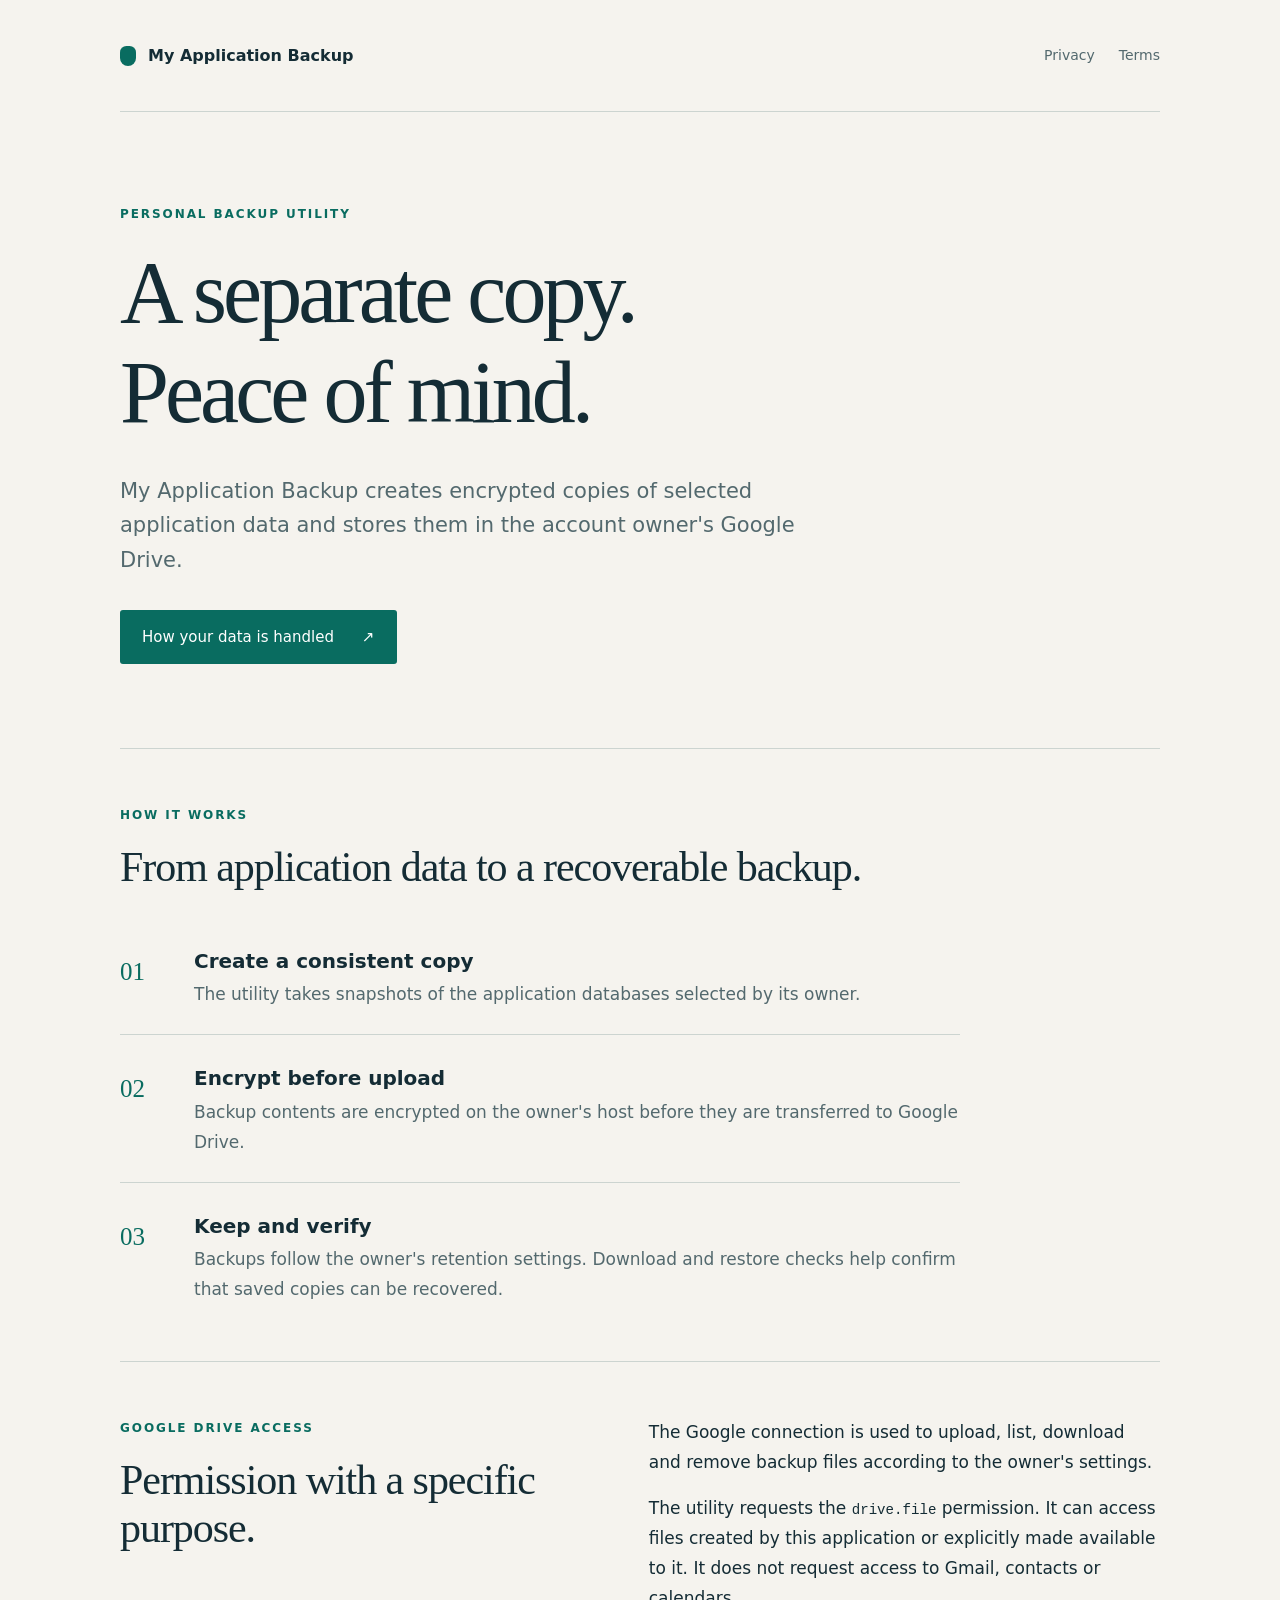
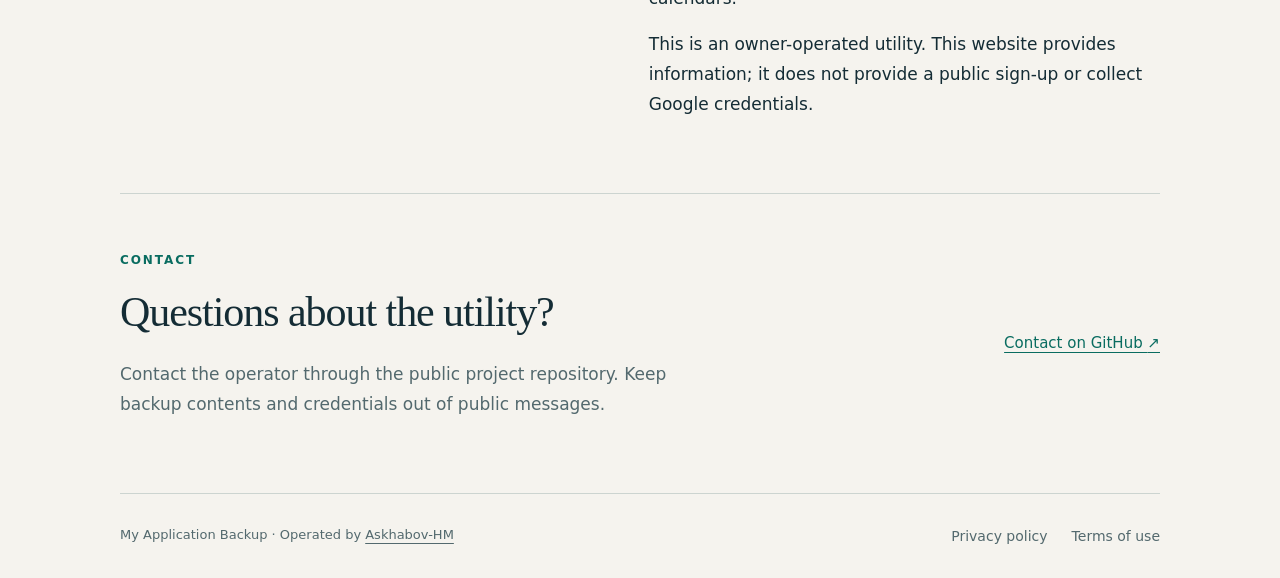
<file: index.html>
<!doctype html>
<html lang="en">
<head>
  <meta charset="utf-8">
  <meta name="viewport" content="width=device-width, initial-scale=1">
  <meta name="description" content="My Application Backup is a personal utility for encrypted application backups in Google Drive.">
  <title>My Application Backup</title>
  <link rel="stylesheet" href="styles.css">
</head>
<body>
  <a class="skip" href="#content">Skip to content</a>
  <header class="site-header wrap">
    <a class="brand" href="./"><span class="brand-mark" aria-hidden="true"></span>My Application Backup</a>
    <nav aria-label="Main navigation"><a href="privacy.html">Privacy</a><a href="terms.html">Terms</a></nav>
  </header>
  <main id="content" class="wrap">
    <section class="hero">
      <p class="eyebrow">Personal backup utility</p>
      <h1>A separate copy.<br>Peace of mind.</h1>
      <p class="intro">My Application Backup creates encrypted copies of selected application data and stores them in the account owner's Google Drive.</p>
      <a class="button" href="privacy.html">How your data is handled <span aria-hidden="true">↗</span></a>
    </section>
    <section class="section" aria-labelledby="workflow">
      <p class="eyebrow">How it works</p>
      <h2 id="workflow">From application data to a recoverable backup.</h2>
      <ol class="steps">
        <li><span class="step-number" aria-hidden="true">01</span><div><h3>Create a consistent copy</h3><p>The utility takes snapshots of the application databases selected by its owner.</p></div></li>
        <li><span class="step-number" aria-hidden="true">02</span><div><h3>Encrypt before upload</h3><p>Backup contents are encrypted on the owner's host before they are transferred to Google Drive.</p></div></li>
        <li><span class="step-number" aria-hidden="true">03</span><div><h3>Keep and verify</h3><p>Backups follow the owner's retention settings. Download and restore checks help confirm that saved copies can be recovered.</p></div></li>
      </ol>
    </section>
    <section class="section detail-grid" aria-labelledby="drive-access">
      <div><p class="eyebrow">Google Drive access</p><h2 id="drive-access">Permission with a specific purpose.</h2></div>
      <div><p>The Google connection is used to upload, list, download and remove backup files according to the owner's settings.</p><p>The utility requests the <code>drive.file</code> permission. It can access files created by this application or explicitly made available to it. It does not request access to Gmail, contacts or calendars.</p><p>This is an owner-operated utility. This website provides information; it does not provide a public sign-up or collect Google credentials.</p></div>
    </section>
    <section class="contact section" aria-labelledby="contact"><div><p class="eyebrow">Contact</p><h2 id="contact">Questions about the utility?</h2><p>Contact the operator through the public project repository. Keep backup contents and credentials out of public messages.</p></div><a class="text-link" href="https://github.com/Askhabov-HM/my-application-backup/issues">Contact on GitHub <span aria-hidden="true">↗</span></a></section>
  </main>
  <footer class="site-footer wrap"><span>My Application Backup · Operated by <a href="https://github.com/Askhabov-HM">Askhabov-HM</a></span><nav aria-label="Legal"><a href="privacy.html">Privacy policy</a><a href="terms.html">Terms of use</a></nav></footer>
</body>
</html>
</file>
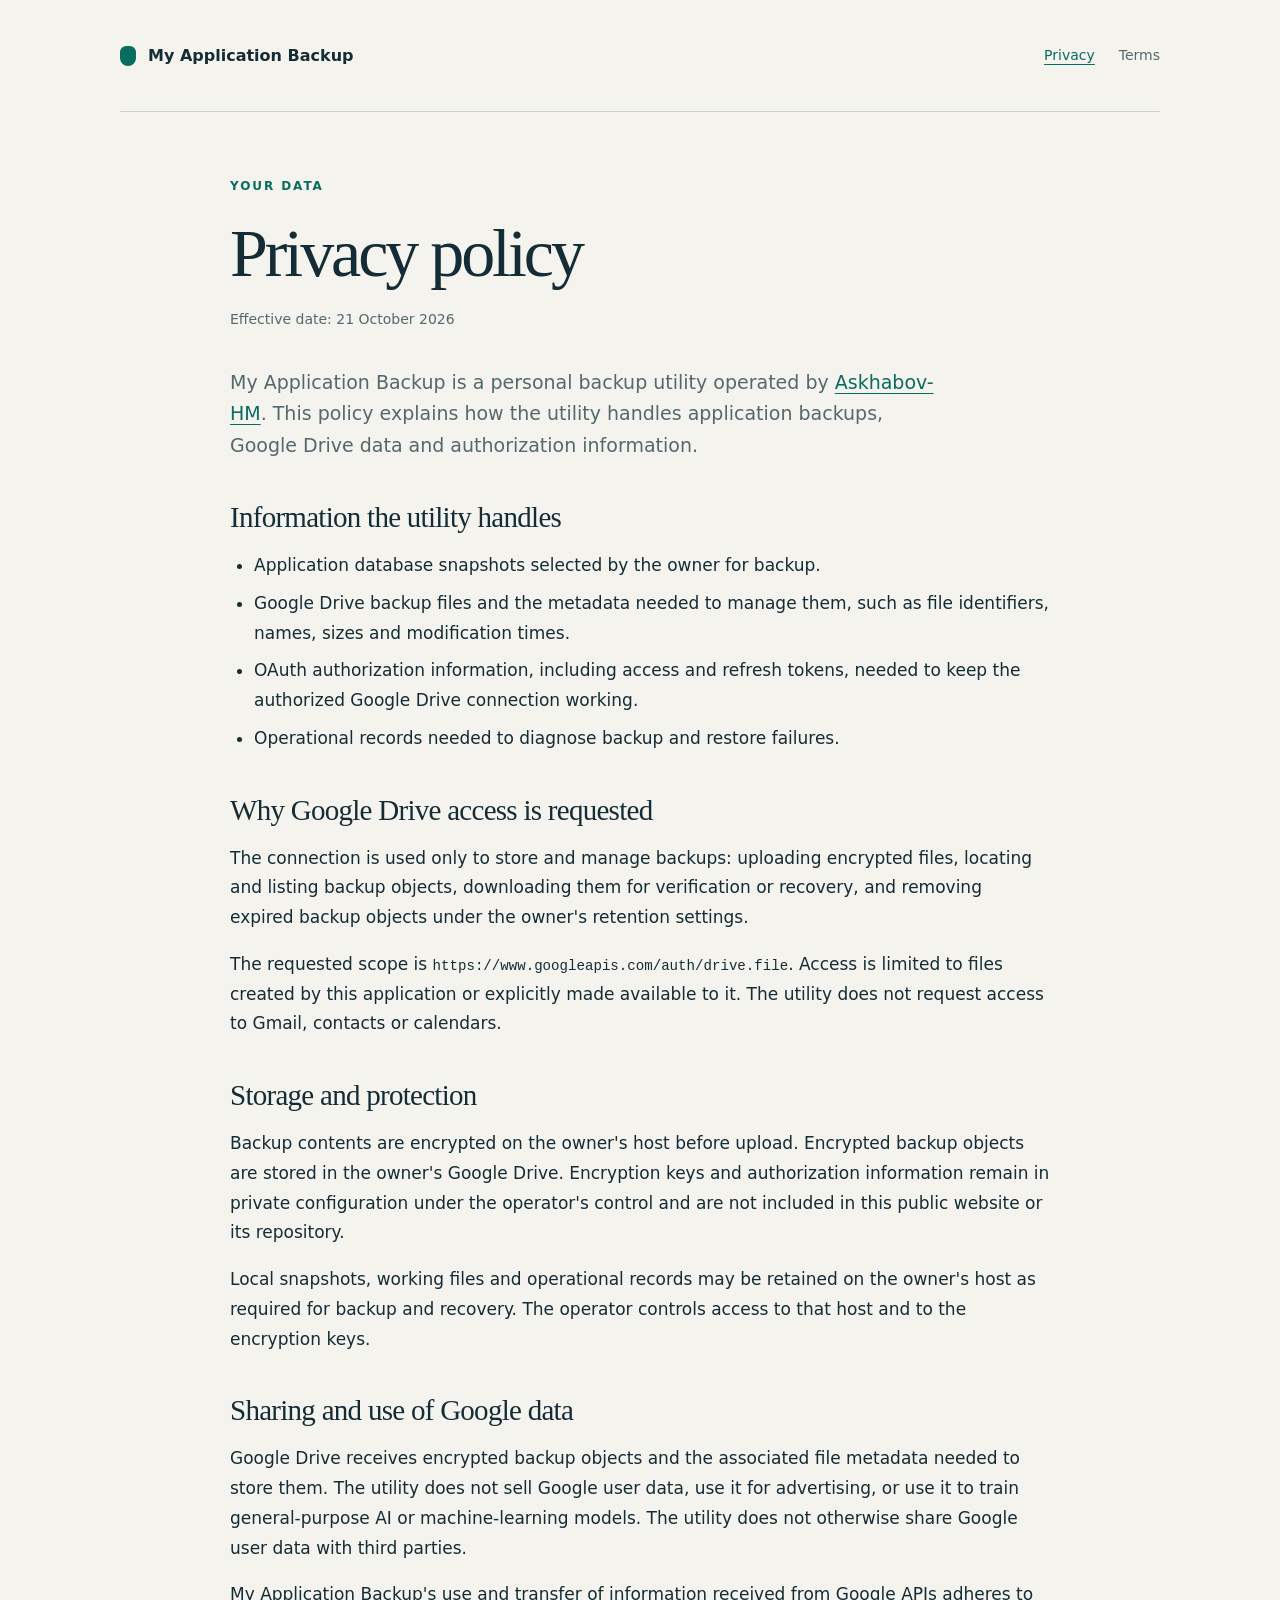
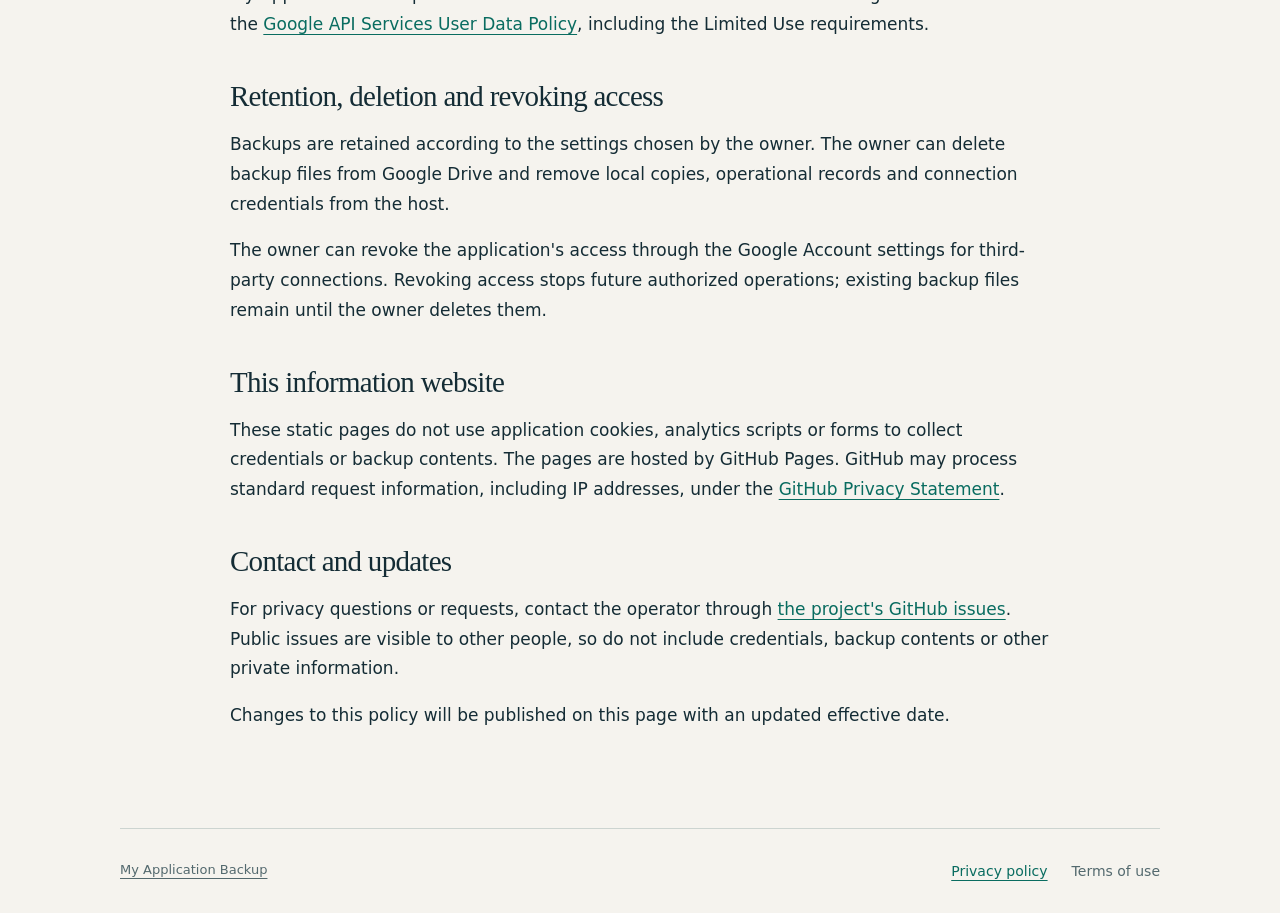
<file: privacy.html>
<!doctype html>
<html lang="en">
<head>
  <meta charset="utf-8">
  <meta name="viewport" content="width=device-width, initial-scale=1">
  <meta name="description" content="Privacy policy for My Application Backup and its Google Drive connection.">
  <title>Privacy policy · My Application Backup</title>
  <link rel="stylesheet" href="styles.css">
</head>
<body>
  <a class="skip" href="#content">Skip to content</a>
  <header class="site-header wrap"><a class="brand" href="./"><span class="brand-mark" aria-hidden="true"></span>My Application Backup</a><nav aria-label="Main navigation"><a href="privacy.html" aria-current="page">Privacy</a><a href="terms.html">Terms</a></nav></header>
  <main id="content" class="wrap document">
    <p class="eyebrow">Your data</p><h1>Privacy policy</h1><p class="updated">Effective date: 21 October 2026</p>
    <p class="intro">My Application Backup is a personal backup utility operated by <a href="https://github.com/Askhabov-HM">Askhabov-HM</a>. This policy explains how the utility handles application backups, Google Drive data and authorization information.</p>
    <h2>Information the utility handles</h2>
    <ul><li>Application database snapshots selected by the owner for backup.</li><li>Google Drive backup files and the metadata needed to manage them, such as file identifiers, names, sizes and modification times.</li><li>OAuth authorization information, including access and refresh tokens, needed to keep the authorized Google Drive connection working.</li><li>Operational records needed to diagnose backup and restore failures.</li></ul>
    <h2>Why Google Drive access is requested</h2>
    <p>The connection is used only to store and manage backups: uploading encrypted files, locating and listing backup objects, downloading them for verification or recovery, and removing expired backup objects under the owner's retention settings.</p>
    <p>The requested scope is <code>https://www.googleapis.com/auth/drive.file</code>. Access is limited to files created by this application or explicitly made available to it. The utility does not request access to Gmail, contacts or calendars.</p>
    <h2>Storage and protection</h2>
    <p>Backup contents are encrypted on the owner's host before upload. Encrypted backup objects are stored in the owner's Google Drive. Encryption keys and authorization information remain in private configuration under the operator's control and are not included in this public website or its repository.</p>
    <p>Local snapshots, working files and operational records may be retained on the owner's host as required for backup and recovery. The operator controls access to that host and to the encryption keys.</p>
    <h2>Sharing and use of Google data</h2>
    <p>Google Drive receives encrypted backup objects and the associated file metadata needed to store them. The utility does not sell Google user data, use it for advertising, or use it to train general-purpose AI or machine-learning models. The utility does not otherwise share Google user data with third parties.</p>
    <p>My Application Backup's use and transfer of information received from Google APIs adheres to the <a href="https://developers.google.com/terms/api-services-user-data-policy">Google API Services User Data Policy</a>, including the Limited Use requirements.</p>
    <h2>Retention, deletion and revoking access</h2>
    <p>Backups are retained according to the settings chosen by the owner. The owner can delete backup files from Google Drive and remove local copies, operational records and connection credentials from the host.</p>
    <p>The owner can revoke the application's access through the Google Account settings for third-party connections. Revoking access stops future authorized operations; existing backup files remain until the owner deletes them.</p>
    <h2>This information website</h2>
    <p>These static pages do not use application cookies, analytics scripts or forms to collect credentials or backup contents. The pages are hosted by GitHub Pages. GitHub may process standard request information, including IP addresses, under the <a href="https://docs.github.com/en/site-policy/privacy-policies/github-general-privacy-statement">GitHub Privacy Statement</a>.</p>
    <h2>Contact and updates</h2>
    <p>For privacy questions or requests, contact the operator through <a href="https://github.com/Askhabov-HM/my-application-backup/issues">the project's GitHub issues</a>. Public issues are visible to other people, so do not include credentials, backup contents or other private information.</p>
    <p>Changes to this policy will be published on this page with an updated effective date.</p>
  </main>
  <footer class="site-footer wrap"><a href="./">My Application Backup</a><nav aria-label="Legal"><a href="privacy.html" aria-current="page">Privacy policy</a><a href="terms.html">Terms of use</a></nav></footer>
</body>
</html>
</file>
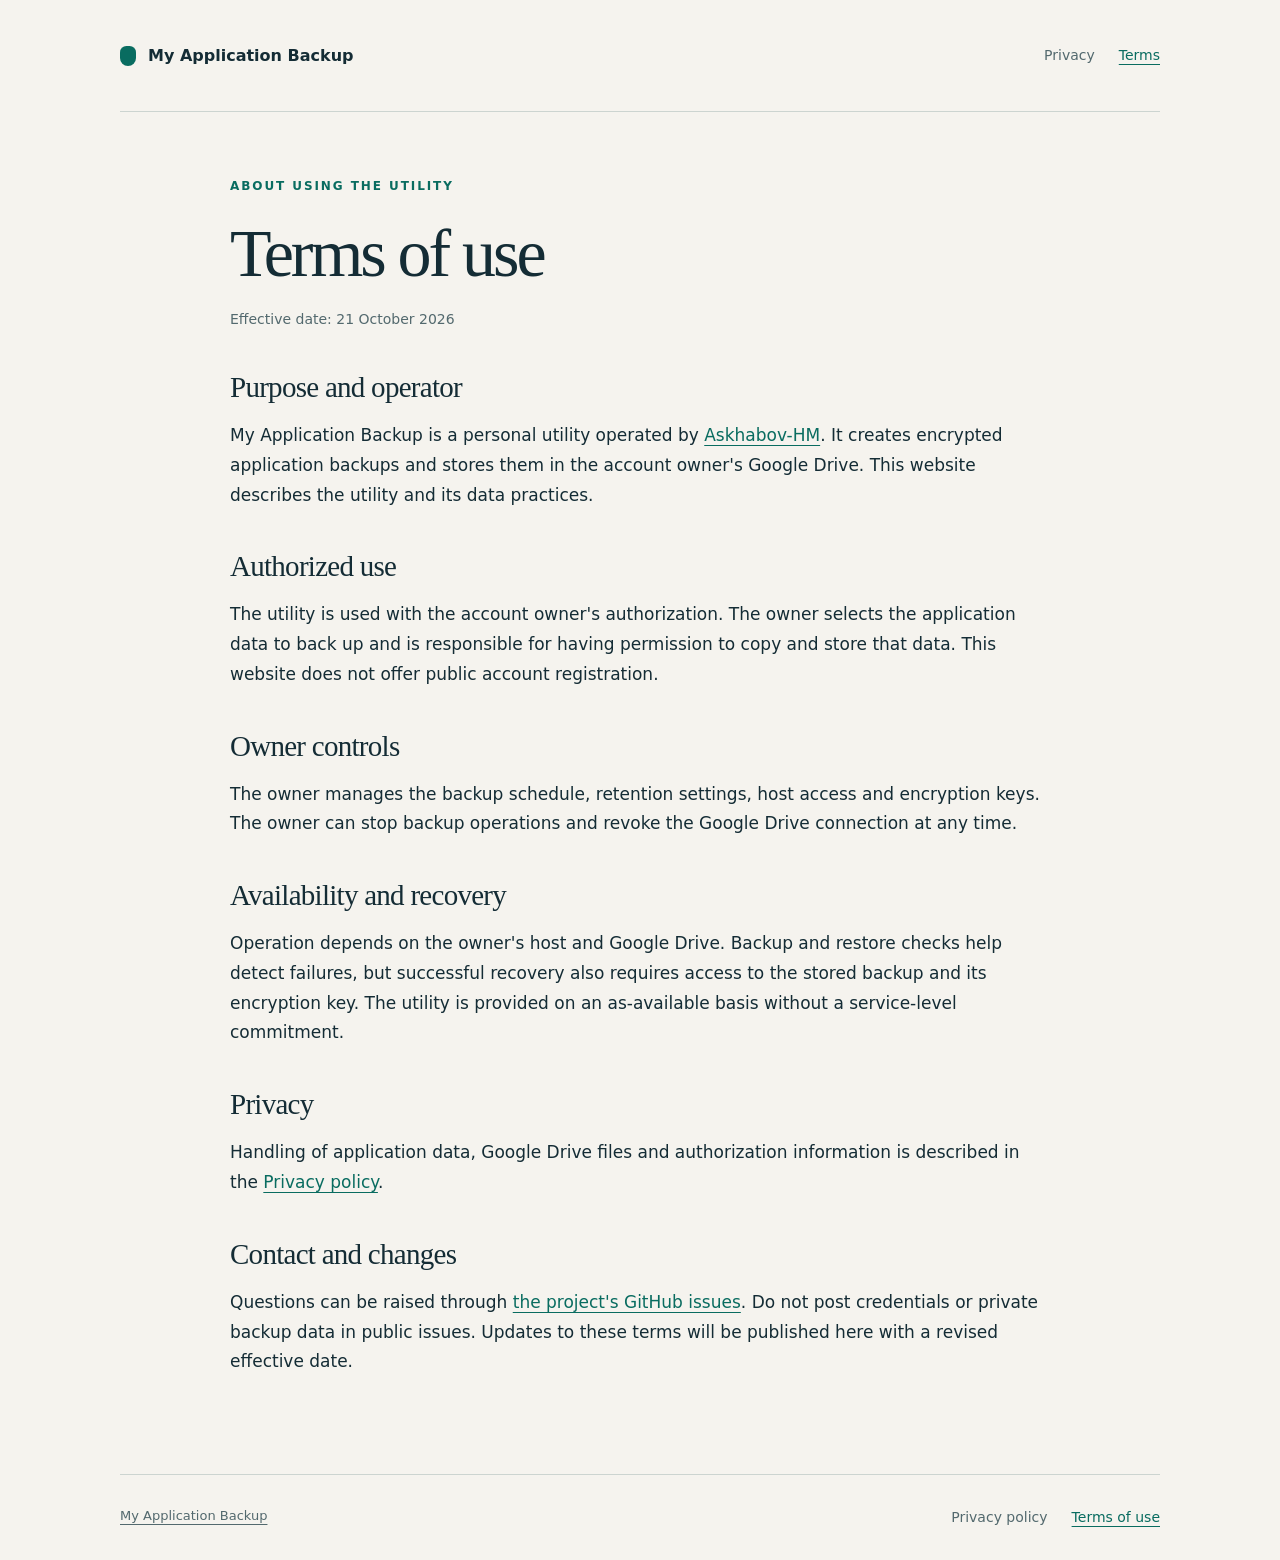
<file: terms.html>
<!doctype html>
<html lang="en">
<head>
  <meta charset="utf-8">
  <meta name="viewport" content="width=device-width, initial-scale=1">
  <meta name="description" content="Terms of use for the personal My Application Backup utility.">
  <title>Terms of use · My Application Backup</title>
  <link rel="stylesheet" href="styles.css">
</head>
<body>
  <a class="skip" href="#content">Skip to content</a>
  <header class="site-header wrap"><a class="brand" href="./"><span class="brand-mark" aria-hidden="true"></span>My Application Backup</a><nav aria-label="Main navigation"><a href="privacy.html">Privacy</a><a href="terms.html" aria-current="page">Terms</a></nav></header>
  <main id="content" class="wrap document">
    <p class="eyebrow">About using the utility</p><h1>Terms of use</h1><p class="updated">Effective date: 21 October 2026</p>
    <h2>Purpose and operator</h2><p>My Application Backup is a personal utility operated by <a href="https://github.com/Askhabov-HM">Askhabov-HM</a>. It creates encrypted application backups and stores them in the account owner's Google Drive. This website describes the utility and its data practices.</p>
    <h2>Authorized use</h2><p>The utility is used with the account owner's authorization. The owner selects the application data to back up and is responsible for having permission to copy and store that data. This website does not offer public account registration.</p>
    <h2>Owner controls</h2><p>The owner manages the backup schedule, retention settings, host access and encryption keys. The owner can stop backup operations and revoke the Google Drive connection at any time.</p>
    <h2>Availability and recovery</h2><p>Operation depends on the owner's host and Google Drive. Backup and restore checks help detect failures, but successful recovery also requires access to the stored backup and its encryption key. The utility is provided on an as-available basis without a service-level commitment.</p>
    <h2>Privacy</h2><p>Handling of application data, Google Drive files and authorization information is described in the <a href="privacy.html">Privacy policy</a>.</p>
    <h2>Contact and changes</h2><p>Questions can be raised through <a href="https://github.com/Askhabov-HM/my-application-backup/issues">the project's GitHub issues</a>. Do not post credentials or private backup data in public issues. Updates to these terms will be published here with a revised effective date.</p>
  </main>
  <footer class="site-footer wrap"><a href="./">My Application Backup</a><nav aria-label="Legal"><a href="privacy.html">Privacy policy</a><a href="terms.html" aria-current="page">Terms of use</a></nav></footer>
</body>
</html>
</file>
<file: styles.css>
:root{color-scheme:light;--paper:#f5f3ee;--ink:#142c35;--muted:#53696e;--line:#ccd4d0;--accent:#096c60;--white:#fff;--serif:Georgia,'Times New Roman',serif;--sans:system-ui,-apple-system,BlinkMacSystemFont,'Segoe UI',sans-serif}
*{box-sizing:border-box}html{scroll-behavior:smooth}body{margin:0;background:var(--paper);color:var(--ink);font:17px/1.75 var(--sans)}a{color:var(--accent);text-underline-offset:4px}a:hover{text-decoration-thickness:2px}a:focus-visible{outline:3px solid var(--accent);outline-offset:5px}.wrap{width:min(100% - 48px,1040px);margin-inline:auto}.skip{position:absolute;left:24px;top:-100px;background:var(--white);padding:10px 16px;z-index:2}.skip:focus{top:12px}.site-header{min-height:112px;display:flex;align-items:center;justify-content:space-between;gap:24px;border-bottom:1px solid var(--line)}.brand{display:inline-flex;align-items:center;gap:12px;font-size:16px;font-weight:650;text-decoration:none;color:var(--ink)}.brand-mark{width:16px;height:20px;display:inline-block;background:var(--accent);border-radius:8px 8px 10px 10px}nav{display:flex;flex-wrap:wrap;gap:24px}nav a{font-size:14px;text-decoration:none;color:var(--muted)}nav a[aria-current=page]{color:var(--accent);text-decoration:underline}.hero{padding:92px 0 84px;max-width:850px}.eyebrow{text-transform:uppercase;letter-spacing:.16em;font-size:12px;font-weight:700;color:var(--accent);margin:0 0 18px}h1,h2,h3{font-weight:400;line-height:1.14}h1{font-family:var(--serif);font-size:clamp(46px,7.4vw,88px);letter-spacing:-.045em;margin:0 0 30px}h2{font-family:var(--serif);font-size:clamp(29px,4vw,42px);letter-spacing:-.025em;margin:0 0 24px}h3{font-size:20px;font-weight:650;margin:0 0 8px}.intro{font-size:21px;line-height:1.65;color:var(--muted);max-width:720px;margin:0 0 32px}.button{display:inline-flex;align-items:center;gap:28px;background:var(--accent);color:var(--white);padding:14px 22px;text-decoration:none;font-size:15px;border-radius:3px}.section{padding:56px 0;border-top:1px solid var(--line)}.steps{list-style:none;margin:34px 0 0;padding:0;max-width:840px}.steps li{display:grid;grid-template-columns:58px 1fr;gap:16px;padding:24px 0;border-bottom:1px solid var(--line)}.steps li:last-child{border:0;padding-bottom:0}.step-number{font-family:var(--serif);color:var(--accent);font-size:25px}.steps p{margin:0;color:var(--muted)}.detail-grid{display:grid;grid-template-columns:1fr 1.1fr;gap:64px}.detail-grid p{margin-top:0}.contact{display:flex;align-items:center;justify-content:space-between;gap:48px}.contact p{max-width:600px;color:var(--muted)}.contact .eyebrow{color:var(--accent)}.text-link{flex-shrink:0;font-size:15px}.site-footer{border-top:1px solid var(--line);padding-block:30px;display:flex;justify-content:space-between;gap:24px;flex-wrap:wrap;color:var(--muted);font-size:13px}.site-footer a{color:var(--muted)}.document{max-width:820px;padding-block:64px 80px}.document h1{font-size:clamp(42px,6vw,68px);margin-bottom:12px}.updated{color:var(--muted);font-size:14px;margin-bottom:36px}.document h2{font-size:29px;margin-top:40px;margin-bottom:14px}.document .intro{font-size:19px}.document p,.document li{overflow-wrap:anywhere}code{font-size:.83em;overflow-wrap:anywhere}ul{padding-left:24px}li+li{margin-top:8px}@media(max-width:640px){.wrap{width:calc(100% - 36px)}.site-header{min-height:104px;flex-direction:column;align-items:flex-start;justify-content:center;gap:14px}.hero{padding:56px 0}.intro{font-size:19px}.section{padding:36px 0}.detail-grid{grid-template-columns:1fr;gap:12px}.contact{align-items:flex-start;flex-direction:column;gap:10px}.site-footer{flex-direction:column;gap:14px}.document{padding-block:44px 60px}.steps li{grid-template-columns:40px 1fr;gap:8px}}
@media(prefers-reduced-motion:reduce){html{scroll-behavior:auto}}
</file>
